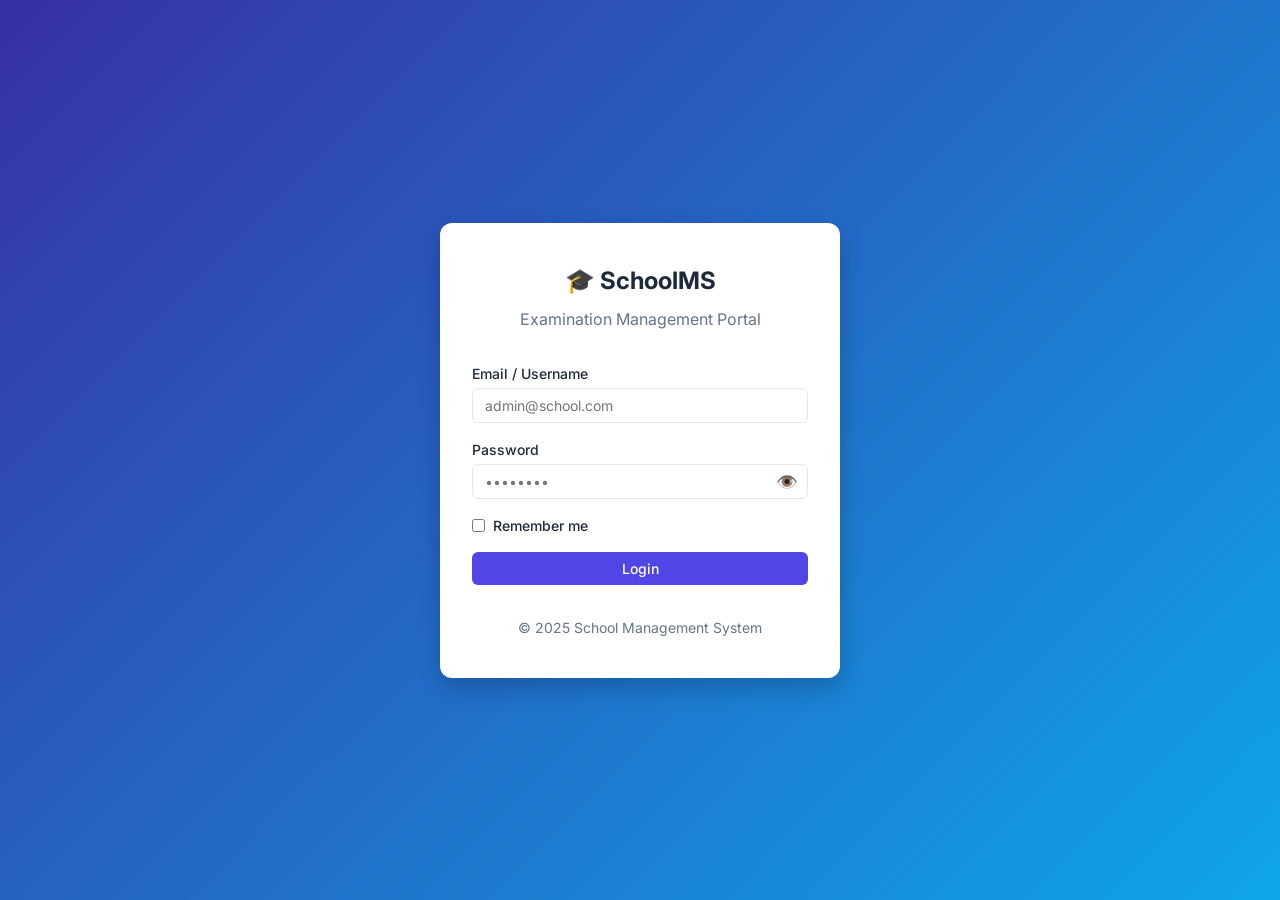
<file: target/classes/static/index.html>
<!DOCTYPE html>
<html lang="en">
<head>
    <meta charset="UTF-8">
    <meta name="viewport" content="width=device-width, initial-scale=1.0">
    <title>School Management System - Login</title>
    <link rel="stylesheet" href="css/style.css">
</head>
<body class="login-body">
    <div class="login-card">
        <div class="login-header">
            <h2>🎓 SchoolMS</h2>
            <p>Examination Management Portal</p>
        </div>
        <div id="error-message" class="error-message" style="display: none;"></div>
        <form id="loginForm" class="login-form">
            <div class="form-group">
                <label for="email">Email / Username</label>
                <input type="email" id="email" placeholder="admin@school.com" required>
            </div>
            <div class="form-group">
                <label for="password">Password</label>
                <div style="position: relative;">
                    <input type="password" id="password" placeholder="••••••••" required style="padding-right: 40px;">
                    <button type="button" id="togglePassword" style="position: absolute; right: 10px; top: 50%; transform: translateY(-50%); background: none; border: none; cursor: pointer; font-size: 1.1rem; color: var(--text-secondary);" title="Show/Hide Password">👁️</button>
                </div>
            </div>
            <div class="form-group flex align-center gap-2" style="display: flex; align-items: center; gap: 8px;">
                <input type="checkbox" id="rememberMe" style="width: auto;">
                <label for="rememberMe" style="margin: 0; cursor: pointer;">Remember me</label>
            </div>
            <button type="submit" class="btn btn-primary btn-full" id="loginBtn">Login</button>
        </form>
        <div class="login-footer">
            &copy; 2025 School Management System
        </div>
    </div>
    
    <!-- Toast Container -->
    <div id="toastContainer" class="toast-container"></div>

    <script src="js/app.js"></script>
    <script src="js/login.js"></script>
</body>
</html>
</file>
<file: target/classes/static/css/style.css>
@import url('https://fonts.googleapis.com/css2?family=Inter:wght@300;400;500;600;700&display=swap');

:root {
  /* Colors */
  --primary: #4f46e5;
  --primary-light: #818cf8;
  --primary-dark: #3730a3;
  --secondary: #0ea5e9;
  --success: #10b981;
  --warning: #f59e0b;
  --danger: #ef4444;
  --bg-dark: #0f172a;
  --bg-sidebar: #1e293b;
  --bg-card: #ffffff;
  --bg-body: #f1f5f9;
  --text-primary: #1e293b;
  --text-secondary: #64748b;
  --text-light: #94a3b8;
  --border: #e2e8f0;
}

/* Reset & Base */
* {
  box-sizing: border-box;
  margin: 0;
  padding: 0;
}

body {
  font-family: 'Inter', sans-serif;
  background-color: var(--bg-body);
  color: var(--text-primary);
  line-height: 1.5;
}

a { text-decoration: none; color: inherit; }
button { cursor: pointer; font-family: inherit; }

/* Utilities */
.text-center { text-align: center; }
.text-right { text-align: right; }
.mt-1 { margin-top: 0.25rem; }
.mt-2 { margin-top: 0.5rem; }
.mt-3 { margin-top: 1rem; }
.mt-4 { margin-top: 1.5rem; }
.mb-1 { margin-bottom: 0.25rem; }
.mb-2 { margin-bottom: 0.5rem; }
.mb-3 { margin-bottom: 1rem; }
.mb-4 { margin-bottom: 1.5rem; }
.flex { display: flex; }
.gap-1 { gap: 0.25rem; }
.gap-2 { gap: 0.5rem; }
.gap-3 { gap: 1rem; }
.gap-4 { gap: 1.5rem; }
.justify-between { justify-content: space-between; }
.align-center { align-items: center; }
.w-full { width: 100%; }
.hidden { display: none !important; }

/* Login Page */
.login-body {
  background: linear-gradient(135deg, var(--primary-dark) 0%, var(--secondary) 100%);
  display: flex;
  align-items: center;
  justify-content: center;
  height: 100vh;
}
.login-card {
  background: var(--bg-card);
  border-radius: 12px;
  padding: 2.5rem 2rem;
  width: 100%;
  max-width: 400px;
  box-shadow: 0 10px 25px rgba(0, 0, 0, 0.2);
  text-align: center;
}
.login-header h2 { margin-bottom: 0.5rem; color: var(--text-primary); }
.login-header p { color: var(--text-secondary); margin-bottom: 2rem; }
.login-form .form-group { margin-bottom: 1rem; text-align: left; }
.login-footer { margin-top: 2rem; font-size: 0.875rem; color: var(--text-secondary); }
.error-message {
  color: var(--danger);
  background-color: #fee2e2;
  border: 1px solid #f87171;
  padding: 0.75rem;
  border-radius: 6px;
  margin-bottom: 1rem;
  font-size: 0.875rem;
}

/* Forms */
label {
  display: block;
  font-size: 0.875rem;
  font-weight: 500;
  margin-bottom: 0.25rem;
  color: var(--text-primary);
}
input, select, textarea {
  width: 100%;
  padding: 0.5rem 0.75rem;
  border: 1px solid var(--border);
  border-radius: 6px;
  font-family: inherit;
  font-size: 0.875rem;
  transition: all 0.2s;
  background-color: #fff;
  color: var(--text-primary);
}
input:focus, select:focus, textarea:focus {
  outline: none;
  border-color: var(--primary);
  box-shadow: 0 0 0 3px rgba(79, 70, 229, 0.2);
}
.form-row {
  display: flex;
  gap: 1rem;
  margin-bottom: 1rem;
}
.form-row > .form-group { flex: 1; }

/* Buttons */
.btn {
  display: inline-flex;
  align-items: center;
  justify-content: center;
  padding: 0.5rem 1rem;
  border-radius: 6px;
  font-weight: 500;
  font-size: 0.875rem;
  border: none;
  transition: all 0.2s;
  gap: 0.5rem;
}
.btn-primary { background-color: var(--primary); color: white; }
.btn-primary:hover { background-color: var(--primary-dark); }
.btn-secondary { background-color: var(--bg-body); color: var(--text-primary); border: 1px solid var(--border); }
.btn-secondary:hover { background-color: #e2e8f0; }
.btn-success { background-color: var(--success); color: white; }
.btn-success:hover { background-color: #059669; }
.btn-warning { background-color: var(--warning); color: white; }
.btn-warning:hover { background-color: #d97706; }
.btn-danger { background-color: var(--danger); color: white; }
.btn-danger:hover { background-color: #dc2626; }
.btn-outline-primary { background: transparent; border: 1px solid var(--primary); color: var(--primary); }
.btn-outline-primary:hover { background: var(--primary); color: white; }
.btn-sm { padding: 0.25rem 0.5rem; font-size: 0.75rem; }
.btn:disabled { opacity: 0.6; cursor: not-allowed; }
.btn-full { width: 100%; }

/* Layout: App Container */
.app-container {
  display: flex;
  min-height: 100vh;
}

/* Sidebar */
.sidebar {
  width: 260px;
  background-color: var(--bg-sidebar);
  color: white;
  display: flex;
  flex-direction: column;
  position: fixed;
  top: 0;
  bottom: 0;
  left: 0;
  z-index: 40;
  transition: transform 0.3s ease;
}
.sidebar-header {
  height: 60px;
  display: flex;
  align-items: center;
  padding: 0 1.5rem;
  background-color: var(--bg-dark);
  border-bottom: 1px solid rgba(255,255,255,0.05);
}
.sidebar-header h2 { font-size: 1.25rem; font-weight: 700; }
.sidebar-nav {
  flex: 1;
  padding: 1.5rem 0;
  overflow-y: auto;
}
.sidebar-nav a {
  display: flex;
  align-items: center;
  padding: 0.75rem 1.5rem;
  color: var(--text-light);
  gap: 0.75rem;
  transition: all 0.2s;
  font-weight: 500;
}
.sidebar-nav a i { font-style: normal; }
.sidebar-nav a:hover {
  background-color: rgba(255,255,255,0.05);
  color: white;
}
.sidebar-nav a.active {
  background-color: var(--primary);
  color: white;
  border-left: 4px solid var(--primary-light);
}
.sidebar-footer {
  padding: 1rem;
  border-top: 1px solid rgba(255,255,255,0.05);
}
.btn-logout {
  width: 100%;
  background: rgba(255,255,255,0.1);
  color: white;
  border: none;
  padding: 0.75rem;
  border-radius: 6px;
  display: flex;
  align-items: center;
  justify-content: center;
  gap: 0.5rem;
  font-weight: 500;
}
.btn-logout:hover { background: rgba(239, 68, 68, 0.8); }

/* Main Content */
.main-content {
  flex: 1;
  margin-left: 260px;
  display: flex;
  flex-direction: column;
  min-height: 100vh;
}

/* Top Bar */
.top-bar {
  height: 60px;
  background-color: var(--bg-card);
  border-bottom: 1px solid var(--border);
  display: flex;
  align-items: center;
  justify-content: space-between;
  padding: 0 1.5rem;
  position: sticky;
  top: 0;
  z-index: 30;
}
.menu-toggle {
  display: none;
  background: none;
  border: none;
  font-size: 1.5rem;
  color: var(--text-secondary);
}
.page-title {
  font-size: 1.25rem;
  font-weight: 600;
}
.user-info {
  font-weight: 500;
  color: var(--text-secondary);
  display: flex;
  align-items: center;
  gap: 0.5rem;
}

/* Content Area */
.content-area {
  padding: 1.5rem;
  flex: 1;
}

/* Card Component */
.card {
  background: var(--bg-card);
  border-radius: 12px;
  box-shadow: 0 1px 3px rgba(0,0,0,0.1);
  padding: 1.5rem;
  margin-bottom: 1.5rem;
  border: 1px solid var(--border);
}

/* Dashboard Stats Grid */
.stats-grid {
  display: grid;
  grid-template-columns: repeat(4, 1fr);
  gap: 1.5rem;
  margin-bottom: 1.5rem;
}
.stat-card {
  background: var(--bg-card);
  border-radius: 12px;
  padding: 1.5rem;
  box-shadow: 0 1px 3px rgba(0,0,0,0.1);
  border: 1px solid var(--border);
  display: flex;
  align-items: center;
  gap: 1rem;
  border-top: 4px solid var(--primary);
}
.stat-card.success { border-top-color: var(--success); }
.stat-card.warning { border-top-color: var(--warning); }
.stat-card.secondary { border-top-color: var(--secondary); }
.stat-icon {
  font-size: 2rem;
  width: 60px;
  height: 60px;
  display: flex;
  align-items: center;
  justify-content: center;
  background: var(--bg-body);
  border-radius: 12px;
}
.stat-info .stat-count {
  font-size: 1.5rem;
  font-weight: 700;
  color: var(--text-primary);
  line-height: 1.2;
}
.stat-info .stat-label {
  font-size: 0.875rem;
  color: var(--text-secondary);
}

/* Tables */
.table-responsive {
  overflow-x: auto;
}
table {
  width: 100%;
  border-collapse: collapse;
  font-size: 0.875rem;
}
th {
  background-color: var(--bg-body);
  color: var(--text-secondary);
  font-weight: 600;
  text-align: left;
  padding: 0.75rem 1rem;
  border-bottom: 1px solid var(--border);
}
td {
  padding: 0.75rem 1rem;
  border-bottom: 1px solid var(--border);
  vertical-align: middle;
}
tbody tr:hover { background-color: #f8fafc; }

/* Status Badges */
.badge {
  display: inline-block;
  padding: 0.25rem 0.5rem;
  border-radius: 9999px;
  font-size: 0.75rem;
  font-weight: 600;
  line-height: 1;
}
.badge-draft { background: #f1f5f9; color: #64748b; }
.badge-scheduled { background: #e0f2fe; color: #0284c7; }
.badge-ongoing { background: #fef3c7; color: #d97706; }
.badge-completed { background: #d1fae5; color: #059669; }
.badge-published { background: #f3e8ff; color: #9333ea; }
.badge-pass { background: #d1fae5; color: #059669; }
.badge-fail { background: #fee2e2; color: #dc2626; }

/* Modals */
.modal-overlay {
  position: fixed;
  top: 0; left: 0; right: 0; bottom: 0;
  background: rgba(15, 23, 42, 0.5);
  display: flex;
  align-items: center;
  justify-content: center;
  z-index: 100;
  opacity: 0;
  visibility: hidden;
  transition: all 0.2s;
  backdrop-filter: blur(2px);
}
.modal-overlay.active {
  opacity: 1;
  visibility: visible;
}
.modal {
  background: var(--bg-card);
  border-radius: 12px;
  width: 100%;
  max-width: 600px;
  max-height: 90vh;
  display: flex;
  flex-direction: column;
  transform: translateY(20px);
  transition: transform 0.3s ease;
  box-shadow: 0 20px 25px -5px rgba(0, 0, 0, 0.1);
}
.modal-overlay.active .modal { transform: translateY(0); }
.modal-header {
  padding: 1.25rem 1.5rem;
  border-bottom: 1px solid var(--border);
  display: flex;
  align-items: center;
  justify-content: space-between;
}
.modal-title { font-size: 1.125rem; font-weight: 600; }
.modal-close { background: none; border: none; font-size: 1.5rem; color: var(--text-secondary); cursor: pointer; }
.modal-body {
  padding: 1.5rem;
  overflow-y: auto;
}
.modal-footer {
  padding: 1.25rem 1.5rem;
  border-top: 1px solid var(--border);
  display: flex;
  justify-content: flex-end;
  gap: 1rem;
}

/* Toast Notifications */
.toast-container {
  position: fixed;
  top: 1.5rem;
  right: 1.5rem;
  z-index: 999;
  display: flex;
  flex-direction: column;
  gap: 0.5rem;
}
.toast {
  background: var(--bg-card);
  border-radius: 8px;
  padding: 1rem 1.25rem;
  box-shadow: 0 4px 6px -1px rgba(0, 0, 0, 0.1), 0 2px 4px -1px rgba(0, 0, 0, 0.06);
  border-left: 4px solid var(--primary);
  display: flex;
  align-items: center;
  gap: 0.75rem;
  min-width: 300px;
  animation: slideInRight 0.3s ease forwards;
}
.toast.success { border-left-color: var(--success); }
.toast.error { border-left-color: var(--danger); }
.toast.warning { border-left-color: var(--warning); }
.toast.info { border-left-color: var(--secondary); }
.toast-content { flex: 1; font-size: 0.875rem; font-weight: 500; }
.toast-close { background: none; border: none; color: var(--text-secondary); cursor: pointer; }

@keyframes slideInRight {
  from { transform: translateX(100%); opacity: 0; }
  to { transform: translateX(0); opacity: 1; }
}
@keyframes fadeOut {
  to { opacity: 0; }
}

/* Filter Bar */
.filter-bar {
  display: flex;
  flex-wrap: wrap;
  gap: 1rem;
  margin-bottom: 1.5rem;
  background: var(--bg-card);
  padding: 1rem;
  border-radius: 8px;
  border: 1px solid var(--border);
  align-items: flex-end;
}
.filter-bar .form-group { margin-bottom: 0; flex: 1; min-width: 150px; }
.action-bar {
  display: flex;
  justify-content: space-between;
  align-items: center;
  margin-bottom: 1rem;
}

/* Pagination */
.pagination {
  display: flex;
  justify-content: flex-end;
  align-items: center;
  gap: 0.25rem;
  margin-top: 1rem;
}
.page-btn {
  padding: 0.25rem 0.75rem;
  border: 1px solid var(--border);
  background: white;
  border-radius: 4px;
  font-size: 0.875rem;
}
.page-btn.active {
  background: var(--primary);
  color: white;
  border-color: var(--primary);
}

/* Tabs */
.tabs {
  display: flex;
  border-bottom: 1px solid var(--border);
  margin-bottom: 1.5rem;
  overflow-x: auto;
}
.tab {
  padding: 0.75rem 1.5rem;
  font-weight: 500;
  font-size: 0.875rem;
  color: var(--text-secondary);
  border-bottom: 2px solid transparent;
  cursor: pointer;
  white-space: nowrap;
}
.tab:hover { color: var(--primary); }
.tab.active {
  color: var(--primary);
  border-bottom-color: var(--primary);
}

/* Loader & Empty State */
.loader-container {
  display: flex;
  justify-content: center;
  align-items: center;
  padding: 3rem;
}
.spinner {
  width: 40px;
  height: 40px;
  border: 4px solid var(--border);
  border-top-color: var(--primary);
  border-radius: 50%;
  animation: spin 1s linear infinite;
}
@keyframes spin { to { transform: rotate(360deg); } }

.empty-state {
  text-align: center;
  padding: 3rem;
  color: var(--text-secondary);
}
.empty-state i { font-size: 3rem; margin-bottom: 1rem; display: block; font-style: normal;}

/* Marks Entry specific */
.marks-input {
  width: 80px;
  padding: 0.25rem 0.5rem;
}
.marks-table td { padding: 0.5rem; }

/* Report Card specific */
.report-card-container {
  background: white;
  padding: 2rem;
  border-radius: 8px;
  box-shadow: 0 2px 4px rgba(0,0,0,0.1);
  max-width: 800px;
  margin: 0 auto;
}
.school-header {
  text-align: center;
  margin-bottom: 2rem;
  border-bottom: 2px solid var(--border);
  padding-bottom: 1rem;
}
.school-header h1 { color: var(--primary-dark); font-size: 1.75rem; margin-bottom: 0.25rem; }
.school-header p { color: var(--text-secondary); font-size: 0.875rem; }
.report-title {
  text-align: center;
  font-weight: 700;
  margin-bottom: 1.5rem;
  font-size: 1.25rem;
  text-decoration: underline;
}
.student-info-grid {
  display: grid;
  grid-template-columns: 1fr 1fr;
  gap: 1rem;
  margin-bottom: 1.5rem;
}
.info-row { display: flex; font-size: 0.875rem; }
.info-label { font-weight: 600; width: 120px; }
.report-table { border: 1px solid var(--border); margin-bottom: 1.5rem; }
.report-table th, .report-table td { border: 1px solid var(--border); text-align: center; }
.report-table th:first-child, .report-table td:first-child { text-align: left; }
.report-summary { display: flex; justify-content: space-between; margin-bottom: 2rem; font-weight: 600; font-size: 1rem; background: #f8fafc; padding: 1rem; border: 1px solid var(--border); }
.signatures { display: flex; justify-content: space-between; margin-top: 4rem; text-align: center; font-size: 0.875rem; font-weight: 600; }
.sign-line { border-top: 1px solid var(--text-primary); padding-top: 0.5rem; width: 200px; }

/* Print Styles */
@media print {
  body { background: white; color: black; }
  .sidebar, .top-bar, .action-bar, .filter-bar, .btn, .tabs { display: none !important; }
  .main-content { margin-left: 0; }
  .content-area { padding: 0; }
  .card, .report-card-container { box-shadow: none; border: none; padding: 0; }
  .app-container { display: block; }
}

/* Responsive */
@media (max-width: 1024px) {
  .stats-grid { grid-template-columns: repeat(2, 1fr); }
}
@media (max-width: 768px) {
  .sidebar { transform: translateX(-100%); }
  .sidebar.open { transform: translateX(0); }
  .main-content { margin-left: 0; }
  .menu-toggle { display: block; }
  .stats-grid { grid-template-columns: 1fr; }
  .student-info-grid { grid-template-columns: 1fr; }
  .form-row { flex-direction: column; gap: 0; }
}
</file>
